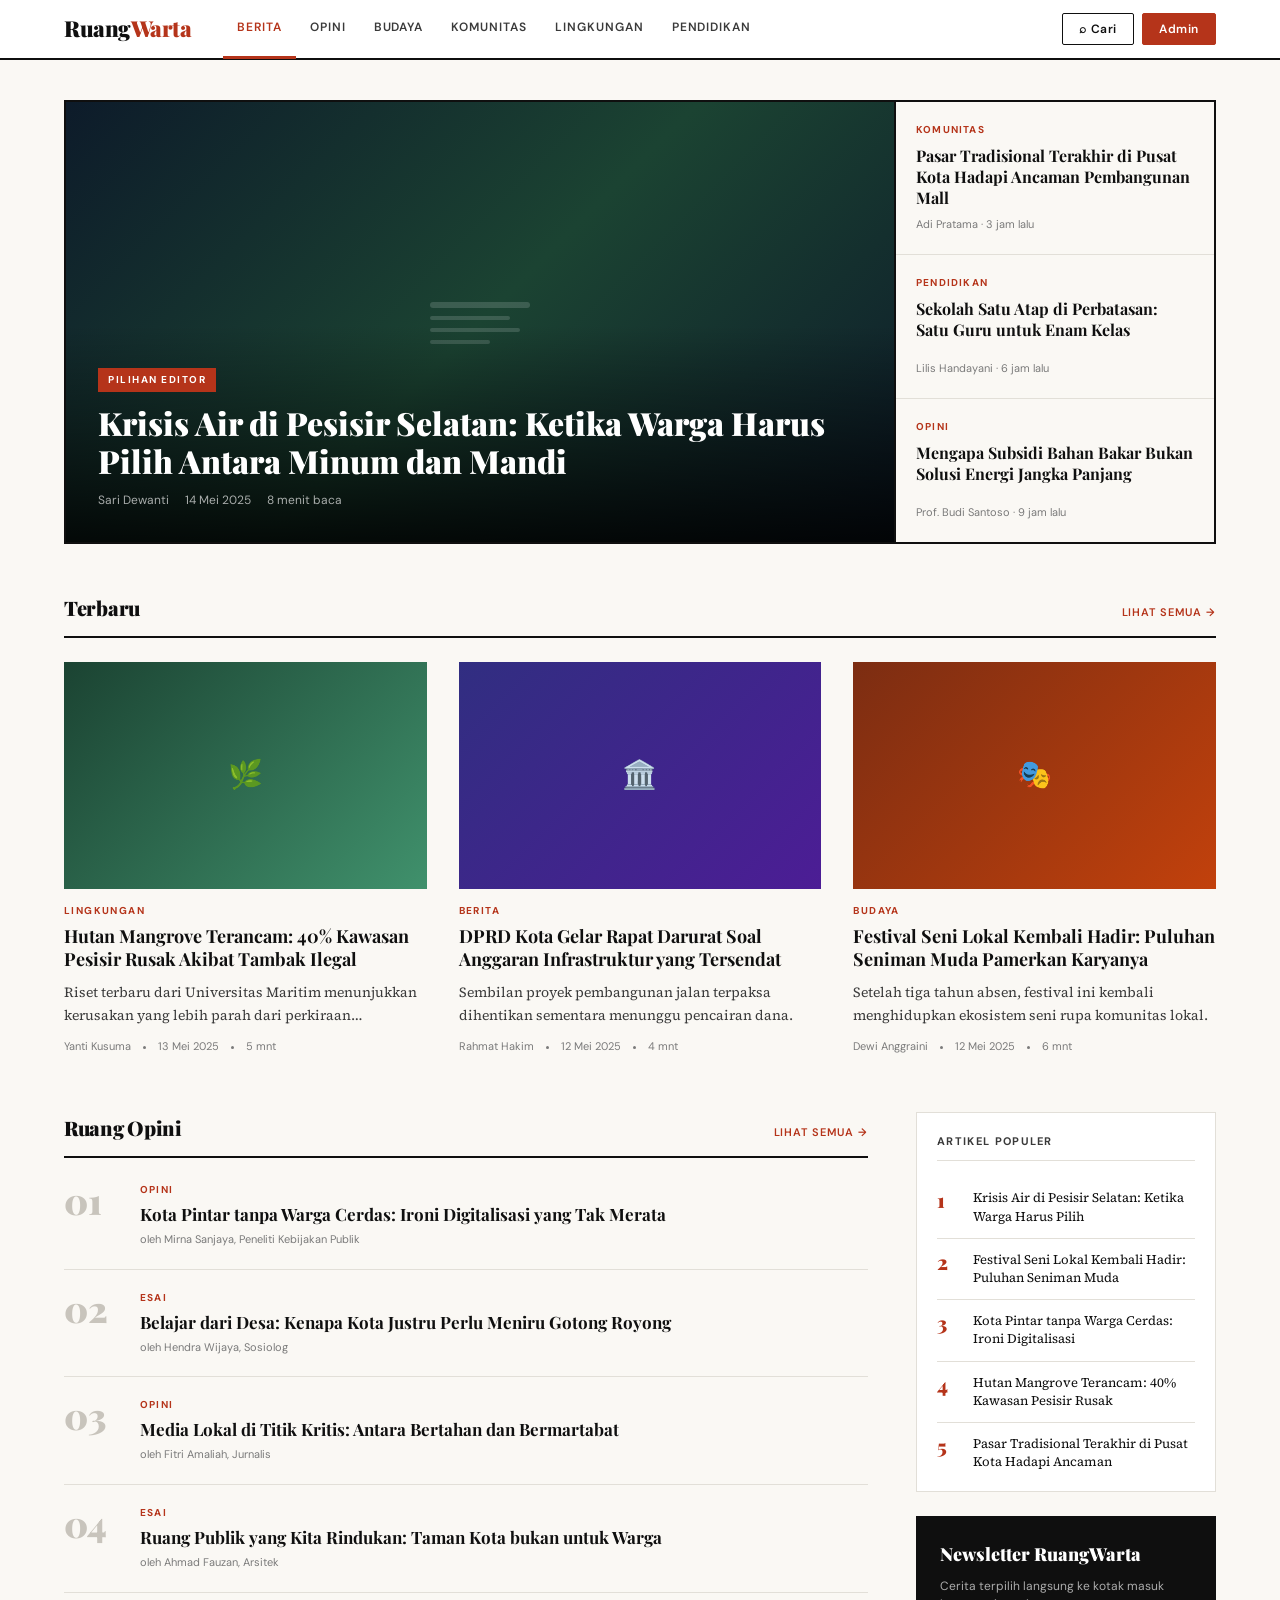
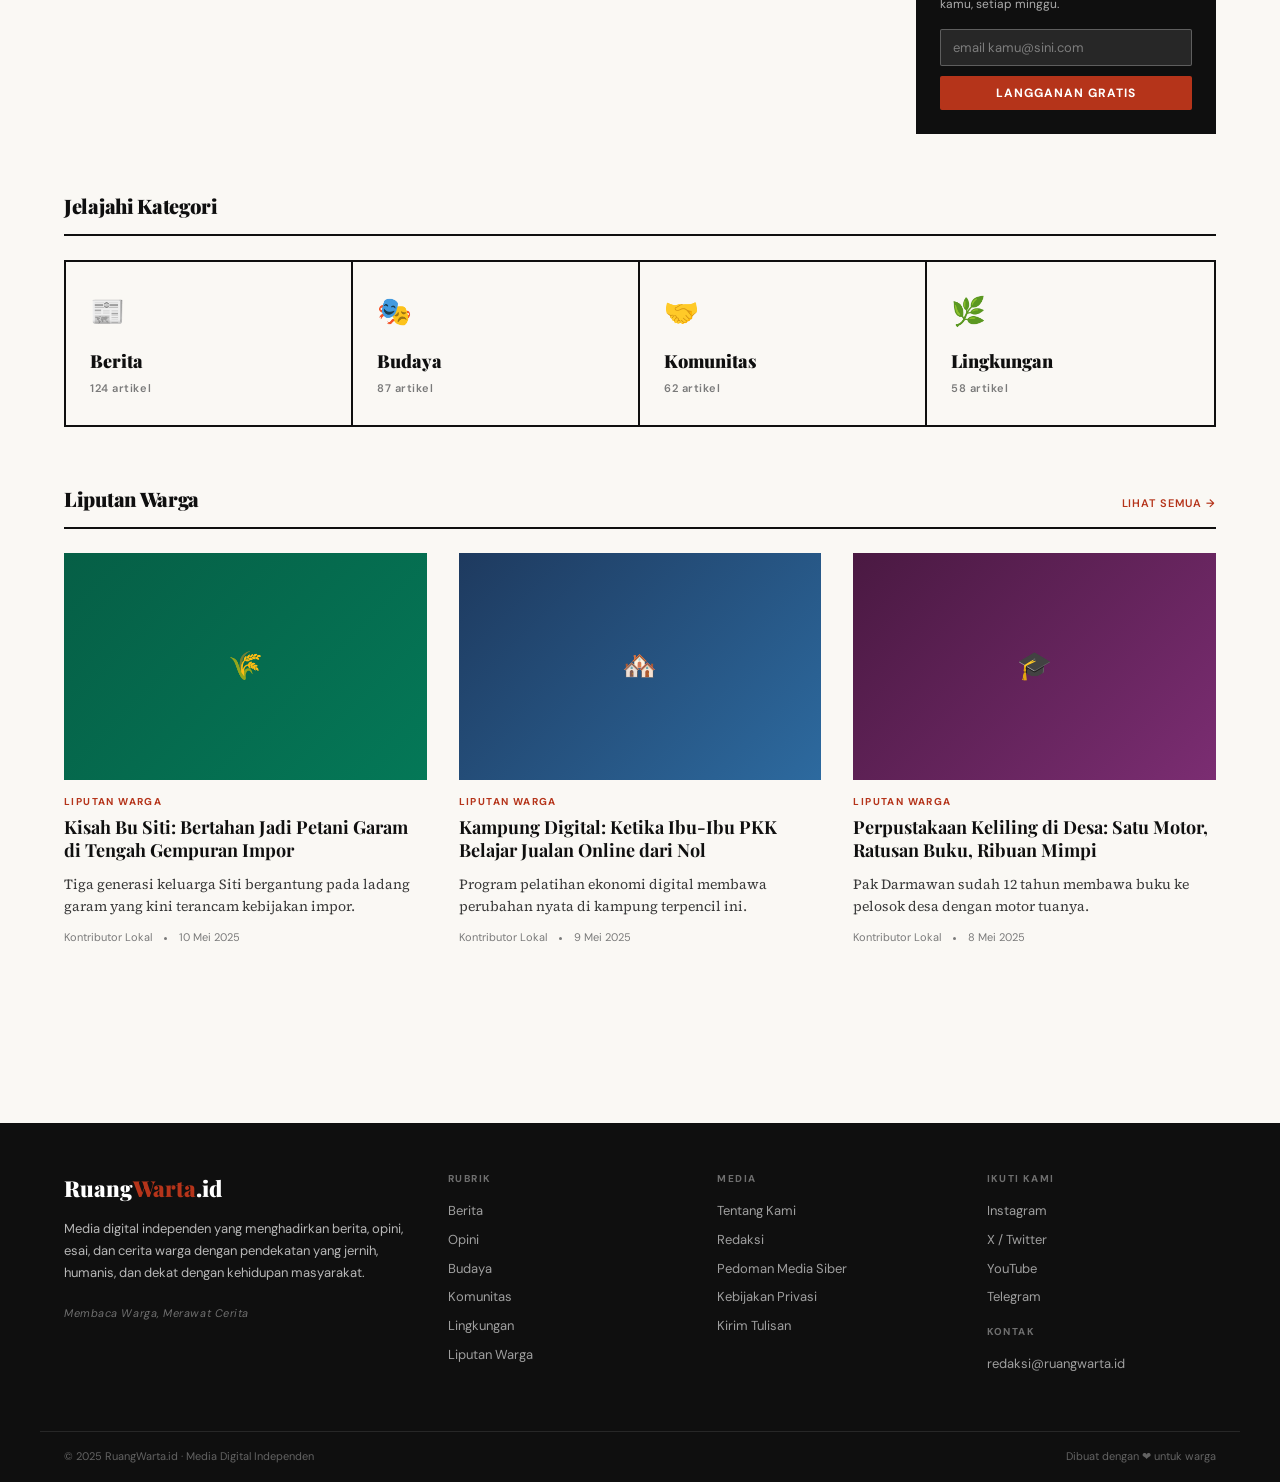
<file: ruangwarta_portal_berita.html>
<!DOCTYPE html>
<html lang="id">
<head>
<meta charset="UTF-8">
<meta name="viewport" content="width=device-width, initial-scale=1.0">
<link rel="preconnect" href="https://fonts.googleapis.com">
<link href="https://fonts.googleapis.com/css2?family=Playfair+Display:ital,wght@0,700;0,900;1,700&family=Source+Serif+4:ital,opsz,wght@0,8..60,400;0,8..60,600;1,8..60,400&family=DM+Sans:wght@300;400;500;600&display=swap" rel="stylesheet">
<style>
*{margin:0;padding:0;box-sizing:border-box}
:root{
  --ink:#0f0f0f;--ink2:#3a3a3a;--ink3:#7a7a7a;
  --cream:#faf8f4;--white:#ffffff;
  --brick:#b5341a;--brick-light:#f5ece9;
  --border:#e2dfd8;--border-dark:#c8c4bc;
  --sans:'DM Sans',sans-serif;
  --serif:'Source Serif 4',Georgia,serif;
  --display:'Playfair Display',Georgia,serif;
  --nav-h:60px;
}
body{font-family:var(--sans);background:var(--cream);color:var(--ink);font-size:16px;line-height:1.6}
a{color:inherit;text-decoration:none}
button{cursor:pointer;font-family:var(--sans)}

/* NAV */
.nav{position:sticky;top:0;z-index:100;background:var(--white);border-bottom:2px solid var(--ink);height:var(--nav-h)}
.nav-inner{max-width:1200px;margin:0 auto;padding:0 24px;height:100%;display:flex;align-items:center;gap:0}
.nav-logo{font-family:var(--display);font-size:22px;font-weight:900;letter-spacing:-0.5px;color:var(--ink);flex-shrink:0}
.nav-logo span{color:var(--brick)}
.nav-cats{display:flex;align-items:center;gap:0;flex:1;padding-left:32px;overflow:hidden}
.nav-cat{font-size:12px;font-weight:600;letter-spacing:0.08em;text-transform:uppercase;color:var(--ink2);padding:0 14px;height:var(--nav-h);display:flex;align-items:center;border-bottom:3px solid transparent;transition:color .15s,border-color .15s;white-space:nowrap;cursor:pointer}
.nav-cat:hover,.nav-cat.active{color:var(--brick);border-bottom-color:var(--brick)}
.nav-right{display:flex;align-items:center;gap:8px;margin-left:auto;flex-shrink:0}
.nav-btn{font-size:12px;font-weight:600;letter-spacing:0.05em;padding:7px 16px;border-radius:2px;border:1.5px solid var(--ink);background:transparent;color:var(--ink);transition:all .15s}
.nav-btn:hover{background:var(--ink);color:var(--white)}
.nav-btn.admin{background:var(--brick);border-color:var(--brick);color:var(--white)}
.nav-btn.admin:hover{opacity:0.85}

/* PAGE SYSTEM */
.page{display:none;min-height:calc(100vh - var(--nav-h));animation:fadeIn .25s ease}
.page.active{display:block}
@keyframes fadeIn{from{opacity:0;transform:translateY(6px)}to{opacity:1;transform:translateY(0)}}

/* HOMEPAGE */
.home-wrap{max-width:1200px;margin:0 auto;padding:40px 24px}

/* HERO */
.hero{display:grid;grid-template-columns:1fr 320px;gap:0;border:2px solid var(--ink);margin-bottom:48px}
.hero-main{position:relative;overflow:hidden;cursor:pointer}
.hero-img{width:100%;height:440px;object-fit:cover;display:block;background:linear-gradient(135deg,#2d2d2d 0%,#4a3728 50%,#2d4a3a 100%)}
.hero-img-placeholder{width:100%;height:440px;background:linear-gradient(135deg,#1a1a2e 0%,#16213e 40%,#0f3460 100%);position:relative;display:flex;align-items:flex-end}
.hero-img-text{position:absolute;bottom:0;left:0;right:0;background:linear-gradient(transparent,rgba(0,0,0,0.85));padding:40px 32px 32px}
.hero-cat-badge{display:inline-block;font-size:10px;font-weight:700;letter-spacing:0.15em;text-transform:uppercase;background:var(--brick);color:var(--white);padding:4px 10px;margin-bottom:12px}
.hero-title{font-family:var(--display);font-size:32px;font-weight:900;color:var(--white);line-height:1.2;margin-bottom:10px}
.hero-meta{font-size:12px;color:rgba(255,255,255,0.65);display:flex;gap:16px}
.hero-sidebar{border-left:2px solid var(--ink);display:flex;flex-direction:column}
.hero-side-item{padding:20px;border-bottom:1.5px solid var(--border);cursor:pointer;transition:background .12s;flex:1;display:flex;flex-direction:column;justify-content:space-between}
.hero-side-item:last-child{border-bottom:none}
.hero-side-item:hover{background:#f5f5f3}
.side-cat{font-size:10px;font-weight:700;letter-spacing:0.12em;text-transform:uppercase;color:var(--brick);margin-bottom:8px}
.side-title{font-family:var(--display);font-size:16px;font-weight:700;line-height:1.3;color:var(--ink);margin-bottom:8px}
.side-meta{font-size:11px;color:var(--ink3)}

/* SECTION HEADERS */
.sec-header{display:flex;align-items:baseline;gap:16px;margin-bottom:24px;padding-bottom:12px;border-bottom:2px solid var(--ink)}
.sec-title{font-family:var(--display);font-size:20px;font-weight:900;letter-spacing:-0.3px}
.sec-link{font-size:11px;font-weight:600;letter-spacing:0.08em;text-transform:uppercase;color:var(--brick);margin-left:auto;cursor:pointer}
.sec-link:hover{text-decoration:underline}

/* ARTICLE GRID */
.article-grid{display:grid;grid-template-columns:repeat(3,1fr);gap:32px;margin-bottom:56px}
.article-card{cursor:pointer;transition:opacity .15s}
.article-card:hover{opacity:.82}
.card-img{width:100%;aspect-ratio:16/10;background:linear-gradient(135deg,#2a2a3a,#3a2a2a);margin-bottom:14px;overflow:hidden;position:relative}
.card-img-ph{width:100%;height:100%;display:flex;align-items:center;justify-content:center;font-size:28px}
.card-cat{font-size:10px;font-weight:700;letter-spacing:0.14em;text-transform:uppercase;color:var(--brick);margin-bottom:6px}
.card-title{font-family:var(--display);font-size:18px;font-weight:700;line-height:1.3;color:var(--ink);margin-bottom:10px}
.card-excerpt{font-family:var(--serif);font-size:14px;color:var(--ink2);line-height:1.6;margin-bottom:12px;display:-webkit-box;-webkit-line-clamp:2;-webkit-box-orient:vertical;overflow:hidden}
.card-meta{font-size:11px;color:var(--ink3);display:flex;gap:12px;align-items:center}
.card-dot{width:3px;height:3px;border-radius:50%;background:var(--ink3)}

/* TWO COLUMN LAYOUT */
.two-col{display:grid;grid-template-columns:1fr 300px;gap:48px;margin-bottom:56px}
.opinion-list{display:flex;flex-direction:column;gap:0}
.opinion-item{display:grid;grid-template-columns:60px 1fr;gap:16px;padding:20px 0;border-bottom:1px solid var(--border);cursor:pointer;transition:background .12s;align-items:start}
.opinion-item:first-child{padding-top:0}
.opinion-item:hover .opinion-title{color:var(--brick)}
.opinion-num{font-family:var(--display);font-size:36px;font-weight:900;color:var(--border-dark);line-height:1}
.opinion-cat{font-size:10px;font-weight:700;letter-spacing:.12em;text-transform:uppercase;color:var(--brick);margin-bottom:5px}
.opinion-title{font-family:var(--display);font-size:17px;font-weight:700;line-height:1.3;margin-bottom:6px;transition:color .12s}
.opinion-author{font-size:11px;color:var(--ink3)}

/* SIDEBAR */
.sidebar-box{background:var(--white);border:1.5px solid var(--border);padding:20px;margin-bottom:24px}
.sidebar-box-title{font-size:11px;font-weight:700;letter-spacing:.12em;text-transform:uppercase;color:var(--ink2);margin-bottom:16px;padding-bottom:10px;border-bottom:1.5px solid var(--border)}
.pop-item{display:flex;gap:12px;padding:12px 0;border-bottom:1px solid var(--border);cursor:pointer;align-items:start}
.pop-item:last-child{border-bottom:none;padding-bottom:0}
.pop-num{font-family:var(--display);font-size:20px;font-weight:900;color:var(--brick);min-width:24px;line-height:1.1}
.pop-title{font-family:var(--serif);font-size:13px;line-height:1.4;color:var(--ink)}
.pop-item:hover .pop-title{color:var(--brick)}
.nl-box{background:var(--ink);color:var(--white);padding:24px}
.nl-title{font-family:var(--display);font-size:18px;font-weight:900;margin-bottom:8px}
.nl-desc{font-size:12px;color:rgba(255,255,255,.65);margin-bottom:16px;line-height:1.5}
.nl-input{width:100%;padding:9px 12px;border:1.5px solid rgba(255,255,255,.25);background:rgba(255,255,255,.1);color:var(--white);font-family:var(--sans);font-size:13px;margin-bottom:10px;outline:none;border-radius:2px}
.nl-input::placeholder{color:rgba(255,255,255,.4)}
.nl-btn{width:100%;padding:9px;background:var(--brick);color:var(--white);border:none;font-weight:700;font-size:12px;letter-spacing:.08em;text-transform:uppercase;border-radius:2px}
.nl-btn:hover{opacity:.85}

/* CAT STRIP */
.cat-strip{display:grid;grid-template-columns:repeat(4,1fr);gap:0;border:2px solid var(--ink);margin-bottom:56px;overflow:hidden}
.cat-box{padding:28px 24px;border-right:2px solid var(--ink);cursor:pointer;transition:background .15s;position:relative}
.cat-box:last-child{border-right:none}
.cat-box:hover{background:var(--brick);color:var(--white)}
.cat-box:hover .cat-box-name,.cat-box:hover .cat-box-count{color:var(--white)}
.cat-box-name{font-family:var(--display);font-size:18px;font-weight:900;margin-bottom:4px;transition:color .15s}
.cat-box-count{font-size:11px;font-weight:600;letter-spacing:.05em;color:var(--ink3);transition:color .15s}
.cat-box-icon{font-size:28px;margin-bottom:12px}

/* ARTICLE DETAIL */
.article-detail{max-width:760px;margin:0 auto;padding:48px 24px}
.article-detail-wide{max-width:1200px;margin:0 auto;padding:48px 24px;display:grid;grid-template-columns:1fr 280px;gap:56px}
.article-breadcrumb{font-size:12px;color:var(--ink3);margin-bottom:24px;display:flex;gap:8px;align-items:center}
.article-breadcrumb span{color:var(--brick)}
.article-cat{font-size:10px;font-weight:700;letter-spacing:.14em;text-transform:uppercase;color:var(--brick);margin-bottom:14px}
.article-headline{font-family:var(--display);font-size:42px;font-weight:900;line-height:1.15;letter-spacing:-0.5px;margin-bottom:20px}
.article-lede{font-family:var(--serif);font-size:19px;color:var(--ink2);line-height:1.7;margin-bottom:28px;font-style:italic}
.article-byline{display:flex;align-items:center;gap:16px;padding:16px 0;border-top:1px solid var(--border);border-bottom:1px solid var(--border);margin-bottom:32px}
.byline-avatar{width:40px;height:40px;border-radius:50%;background:var(--brick);display:flex;align-items:center;justify-content:center;color:var(--white);font-weight:700;font-size:14px}
.byline-name{font-size:14px;font-weight:600}
.byline-date{font-size:12px;color:var(--ink3)}
.byline-read{font-size:12px;color:var(--ink3);margin-left:auto}
.article-hero-img{width:100%;height:400px;background:linear-gradient(135deg,#1a1a2e,#16213e);margin-bottom:12px}
.article-img-caption{font-size:12px;color:var(--ink3);margin-bottom:36px;font-style:italic}
.article-body{font-family:var(--serif);font-size:18px;line-height:1.8;color:var(--ink2)}
.article-body p{margin-bottom:24px}
.article-body h2{font-family:var(--display);font-size:24px;font-weight:900;color:var(--ink);margin:36px 0 16px;line-height:1.2}
.article-body blockquote{border-left:4px solid var(--brick);padding:16px 20px;margin:32px 0;background:var(--brick-light);font-style:italic;font-size:19px;color:var(--ink)}
.article-tags{display:flex;flex-wrap:wrap;gap:8px;margin:32px 0;padding:24px 0;border-top:1.5px solid var(--border)}
.tag{font-size:11px;font-weight:600;letter-spacing:.06em;padding:5px 12px;border:1.5px solid var(--border-dark);color:var(--ink2);border-radius:2px;cursor:pointer}
.tag:hover{border-color:var(--brick);color:var(--brick)}
.share-row{display:flex;gap:10px;margin-bottom:32px;align-items:center}
.share-label{font-size:12px;font-weight:600;letter-spacing:.08em;text-transform:uppercase;color:var(--ink3)}
.share-btn{font-size:12px;font-weight:600;padding:7px 14px;border:1.5px solid var(--border-dark);background:transparent;color:var(--ink2);border-radius:2px;transition:all .15s}
.share-btn:hover{border-color:var(--ink);color:var(--ink)}
.share-btn.wa:hover{border-color:#25d366;color:#25d366}
.share-btn.fb:hover{border-color:#1877f2;color:#1877f2}

/* ADMIN */
.admin-wrap{display:grid;grid-template-columns:240px 1fr;min-height:calc(100vh - var(--nav-h));background:#f5f5f3}
.admin-sidebar{background:var(--ink);color:var(--white);padding:0;position:sticky;top:var(--nav-h);height:calc(100vh - var(--nav-h));overflow-y:auto}
.admin-logo{padding:24px 20px;border-bottom:1px solid rgba(255,255,255,.12);font-family:var(--display);font-size:16px;font-weight:900}
.admin-logo span{color:var(--brick)}
.admin-nav-section{padding:16px 0 8px;font-size:10px;font-weight:700;letter-spacing:.14em;text-transform:uppercase;color:rgba(255,255,255,.35);padding-left:20px}
.admin-nav-item{display:flex;align-items:center;gap:10px;padding:10px 20px;font-size:13px;color:rgba(255,255,255,.7);cursor:pointer;transition:all .12s;border-left:3px solid transparent}
.admin-nav-item:hover{background:rgba(255,255,255,.07);color:var(--white);border-left-color:rgba(255,255,255,.3)}
.admin-nav-item.active{background:rgba(181,52,26,.15);color:var(--white);border-left-color:var(--brick)}
.admin-nav-item svg{width:16px;height:16px;opacity:.7;flex-shrink:0}
.admin-nav-item.active svg{opacity:1}
.admin-main{padding:32px;overflow-y:auto}
.admin-page{display:none}
.admin-page.active{display:block}

/* DASHBOARD STATS */
.stat-grid{display:grid;grid-template-columns:repeat(4,1fr);gap:16px;margin-bottom:32px}
.stat-card{background:var(--white);border:1.5px solid var(--border);padding:20px 24px;border-radius:2px}
.stat-num{font-family:var(--display);font-size:36px;font-weight:900;line-height:1;margin-bottom:4px}
.stat-num.brick{color:var(--brick)}
.stat-label{font-size:12px;color:var(--ink3);font-weight:500;letter-spacing:.03em}
.stat-change{font-size:11px;color:#1a7a3f;font-weight:600;margin-top:8px}

.admin-section-title{font-family:var(--display);font-size:22px;font-weight:900;margin-bottom:24px;color:var(--ink)}
.admin-card{background:var(--white);border:1.5px solid var(--border);border-radius:2px;overflow:hidden;margin-bottom:24px}
.admin-table{width:100%;border-collapse:collapse;font-size:13px}
.admin-table th{text-align:left;padding:12px 16px;font-size:10px;font-weight:700;letter-spacing:.1em;text-transform:uppercase;color:var(--ink3);border-bottom:1.5px solid var(--border);background:#f9f9f8}
.admin-table td{padding:14px 16px;border-bottom:1px solid var(--border);color:var(--ink2);vertical-align:middle}
.admin-table tr:last-child td{border-bottom:none}
.admin-table tr:hover td{background:#faf8f4}
.status-pill{display:inline-block;font-size:10px;font-weight:700;letter-spacing:.06em;text-transform:uppercase;padding:3px 8px;border-radius:2px}
.status-pill.published{background:#e2f4ea;color:#1a7a3f}
.status-pill.draft{background:#f0f0ee;color:#5a5a5a}
.status-pill.review{background:#fff3e0;color:#b45309}
.admin-action-btn{font-size:11px;font-weight:600;padding:5px 10px;border:1.5px solid var(--border-dark);background:transparent;color:var(--ink2);border-radius:2px;cursor:pointer;transition:all .12s;margin-right:4px}
.admin-action-btn:hover{border-color:var(--brick);color:var(--brick)}
.admin-top-bar{display:flex;align-items:center;justify-content:space-between;margin-bottom:24px}
.admin-primary-btn{padding:9px 20px;background:var(--brick);color:var(--white);border:none;font-weight:700;font-size:13px;border-radius:2px;cursor:pointer;transition:opacity .12s;letter-spacing:.02em}
.admin-primary-btn:hover{opacity:.85}

/* ARTICLE EDITOR */
.editor-wrap{background:var(--white);border:1.5px solid var(--border);border-radius:2px;overflow:hidden}
.editor-toolbar{padding:12px 16px;border-bottom:1.5px solid var(--border);display:flex;gap:6px;align-items:center;flex-wrap:wrap;background:#f9f9f8}
.editor-tool{padding:5px 10px;border:1.5px solid var(--border-dark);background:transparent;border-radius:2px;font-size:12px;font-weight:600;cursor:pointer;color:var(--ink2)}
.editor-tool:hover{background:var(--ink);color:var(--white);border-color:var(--ink)}
.editor-body{min-height:320px;padding:24px;font-family:var(--serif);font-size:17px;line-height:1.8;color:var(--ink2);outline:none;border:none;width:100%;resize:none}
.form-row{display:grid;grid-template-columns:1fr 1fr;gap:16px;margin-bottom:16px}
.form-group{margin-bottom:16px}
.form-label{display:block;font-size:11px;font-weight:700;letter-spacing:.08em;text-transform:uppercase;color:var(--ink3);margin-bottom:6px}
.form-input{width:100%;padding:9px 12px;border:1.5px solid var(--border);background:var(--white);font-family:var(--sans);font-size:14px;color:var(--ink);outline:none;border-radius:2px;transition:border-color .12s}
.form-input:focus{border-color:var(--ink)}
.form-select{width:100%;padding:9px 12px;border:1.5px solid var(--border);background:var(--white);font-family:var(--sans);font-size:14px;color:var(--ink);outline:none;border-radius:2px;appearance:none}
.ai-assist-bar{background:linear-gradient(135deg,#1a1a2e,#0f3460);color:var(--white);padding:16px 20px;margin:0 0 20px;border-radius:2px;display:flex;align-items:center;flex-wrap:wrap;gap:8px}
.ai-label{font-size:11px;font-weight:700;letter-spacing:.1em;text-transform:uppercase;color:rgba(255,255,255,.6);margin-right:4px}
.ai-btn{font-size:11px;font-weight:600;padding:6px 12px;border:1.5px solid rgba(255,255,255,.25);background:rgba(255,255,255,.1);color:var(--white);border-radius:2px;cursor:pointer;transition:all .15s}
.ai-btn:hover{background:rgba(255,255,255,.2);border-color:rgba(255,255,255,.5)}
.ai-result{background:rgba(255,255,255,.08);border:1px solid rgba(255,255,255,.15);border-radius:2px;padding:12px;margin-top:10px;font-size:13px;line-height:1.6;font-style:italic;display:none;width:100%}

/* LOGIN */
.login-wrap{max-width:420px;margin:80px auto;padding:0 24px}
.login-box{background:var(--white);border:2px solid var(--ink);padding:40px}
.login-header{margin-bottom:32px}
.login-logo{font-family:var(--display);font-size:24px;font-weight:900;margin-bottom:8px}
.login-logo span{color:var(--brick)}
.login-desc{font-size:13px;color:var(--ink3)}

/* FOOTER */
.footer{background:var(--ink);color:rgba(255,255,255,.7);margin-top:80px}
.footer-top{max-width:1200px;margin:0 auto;padding:48px 24px;display:grid;grid-template-columns:1.5fr 1fr 1fr 1fr;gap:40px}
.footer-brand{font-family:var(--display);font-size:22px;font-weight:900;color:var(--white);margin-bottom:12px}
.footer-brand span{color:var(--brick)}
.footer-desc{font-size:13px;line-height:1.7;margin-bottom:20px}
.footer-tagline{font-size:11px;font-style:italic;color:rgba(255,255,255,.4);letter-spacing:.05em}
.footer-col-title{font-size:10px;font-weight:700;letter-spacing:.14em;text-transform:uppercase;color:rgba(255,255,255,.4);margin-bottom:14px}
.footer-link{display:block;font-size:13px;color:rgba(255,255,255,.6);margin-bottom:8px;cursor:pointer;transition:color .12s}
.footer-link:hover{color:var(--white)}
.footer-bottom{border-top:1px solid rgba(255,255,255,.1);max-width:1200px;margin:0 auto;padding:16px 24px;display:flex;justify-content:space-between;align-items:center;font-size:11px;color:rgba(255,255,255,.35)}

/* SEARCH */
.search-overlay{position:fixed;inset:0;background:rgba(0,0,0,.7);z-index:200;display:flex;align-items:flex-start;justify-content:center;padding-top:80px;display:none}
.search-overlay.open{display:flex}
.search-box{background:var(--white);width:100%;max-width:680px;border:2px solid var(--ink);padding:24px}
.search-input{width:100%;font-family:var(--display);font-size:28px;font-weight:900;border:none;outline:none;color:var(--ink);padding:0;margin-bottom:16px}
.search-results{display:flex;flex-direction:column;gap:0}
.search-result-item{padding:12px 0;border-bottom:1px solid var(--border);cursor:pointer}
.search-result-item:hover .sr-title{color:var(--brick)}
.sr-cat{font-size:10px;font-weight:700;letter-spacing:.12em;text-transform:uppercase;color:var(--brick);margin-bottom:4px}
.sr-title{font-family:var(--display);font-size:16px;font-weight:700;transition:color .12s}

/* READING MODE */
.read-mode-btn{display:flex;align-items:center;gap:6px;font-size:12px;font-weight:600;padding:6px 12px;border:1.5px solid var(--border-dark);background:var(--white);border-radius:2px;cursor:pointer}
.read-mode-btn:hover{background:var(--ink);color:var(--white);border-color:var(--ink)}
body.reading-mode .article-detail-wide{max-width:760px;grid-template-columns:1fr}
body.reading-mode .article-aside{display:none}
body.reading-mode .article-body{font-size:20px;line-height:1.9}

/* CATEGORY PAGE */
.cat-page{max-width:1200px;margin:0 auto;padding:48px 24px}
.cat-page-header{margin-bottom:40px;padding-bottom:24px;border-bottom:2px solid var(--ink)}
.cat-page-name{font-family:var(--display);font-size:48px;font-weight:900;letter-spacing:-1px;line-height:1}
.cat-page-desc{font-size:15px;color:var(--ink2);margin-top:12px;font-family:var(--serif)}

/* RESPONSIVE */
@media(max-width:900px){
  .hero{grid-template-columns:1fr}.hero-sidebar{border-left:none;border-top:2px solid var(--ink)}
  .article-grid{grid-template-columns:repeat(2,1fr)}
  .two-col,.article-detail-wide{grid-template-columns:1fr}
  .article-aside{display:none}
  .cat-strip{grid-template-columns:repeat(2,1fr)}
  .admin-wrap{grid-template-columns:1fr}
  .admin-sidebar{position:static;height:auto}
  .stat-grid{grid-template-columns:repeat(2,1fr)}
  .footer-top{grid-template-columns:1fr 1fr}
}
@media(max-width:600px){
  .article-grid{grid-template-columns:1fr}
  .hero-title{font-size:24px}
  .article-headline{font-size:28px}
  .form-row{grid-template-columns:1fr}
  .nav-cats{display:none}
  .stat-grid{grid-template-columns:1fr 1fr}
  .footer-top{grid-template-columns:1fr}
}
</style>
</head>
<body>

<!-- SEARCH OVERLAY -->
<div class="search-overlay" id="searchOverlay" onclick="if(event.target===this)closeSearch()">
  <div class="search-box">
    <input class="search-input" id="searchInput" placeholder="Cari artikel..." oninput="doSearch(this.value)">
    <div class="search-results" id="searchResults"></div>
  </div>
</div>

<!-- NAVBAR -->
<nav class="nav">
  <div class="nav-inner">
    <div class="nav-logo" style="cursor:pointer" onclick="showPage('home')">Ruang<span>Warta</span></div>
    <div class="nav-cats">
      <div class="nav-cat active" onclick="showCat('Berita')">Berita</div>
      <div class="nav-cat" onclick="showCat('Opini')">Opini</div>
      <div class="nav-cat" onclick="showCat('Budaya')">Budaya</div>
      <div class="nav-cat" onclick="showCat('Komunitas')">Komunitas</div>
      <div class="nav-cat" onclick="showCat('Lingkungan')">Lingkungan</div>
      <div class="nav-cat" onclick="showCat('Pendidikan')">Pendidikan</div>
    </div>
    <div class="nav-right">
      <button class="nav-btn" onclick="openSearch()">⌕ Cari</button>
      <button class="nav-btn admin" onclick="showPage('admin')">Admin</button>
    </div>
  </div>
</nav>

<!-- ========== HOME PAGE ========== -->
<div class="page active" id="page-home">
  <div class="home-wrap">
    <!-- HERO -->
    <div class="hero">
      <div class="hero-main" onclick="showArticle('featured')">
        <div class="hero-img-placeholder">
          <div style="position:absolute;inset:0;background:linear-gradient(135deg,#0d1b2a 0%,#1b4332 50%,#0d1b2a 100%);display:flex;align-items:center;justify-content:center">
            <svg width="120" height="80" viewBox="0 0 120 80" fill="none" opacity="0.15">
              <rect x="10" y="20" width="100" height="6" rx="3" fill="white"/>
              <rect x="10" y="34" width="80" height="4" rx="2" fill="white"/>
              <rect x="10" y="46" width="90" height="4" rx="2" fill="white"/>
              <rect x="10" y="58" width="60" height="4" rx="2" fill="white"/>
            </svg>
          </div>
        </div>
        <div class="hero-img-text">
          <div class="hero-cat-badge">Pilihan Editor</div>
          <div class="hero-title">Krisis Air di Pesisir Selatan: Ketika Warga Harus Pilih Antara Minum dan Mandi</div>
          <div class="hero-meta">
            <span>Sari Dewanti</span>
            <span>14 Mei 2025</span>
            <span>8 menit baca</span>
          </div>
        </div>
      </div>
      <div class="hero-sidebar">
        <div class="hero-side-item" onclick="showArticle('a2')">
          <div>
            <div class="side-cat">Komunitas</div>
            <div class="side-title">Pasar Tradisional Terakhir di Pusat Kota Hadapi Ancaman Pembangunan Mall</div>
          </div>
          <div class="side-meta">Adi Pratama · 3 jam lalu</div>
        </div>
        <div class="hero-side-item" onclick="showArticle('a3')">
          <div>
            <div class="side-cat">Pendidikan</div>
            <div class="side-title">Sekolah Satu Atap di Perbatasan: Satu Guru untuk Enam Kelas</div>
          </div>
          <div class="side-meta">Lilis Handayani · 6 jam lalu</div>
        </div>
        <div class="hero-side-item" onclick="showArticle('a4')">
          <div>
            <div class="side-cat">Opini</div>
            <div class="side-title">Mengapa Subsidi Bahan Bakar Bukan Solusi Energi Jangka Panjang</div>
          </div>
          <div class="side-meta">Prof. Budi Santoso · 9 jam lalu</div>
        </div>
      </div>
    </div>

    <!-- TERBARU -->
    <div class="sec-header">
      <div class="sec-title">Terbaru</div>
      <div class="sec-link" onclick="showCat('Berita')">Lihat Semua →</div>
    </div>
    <div class="article-grid">
      <div class="article-card" onclick="showArticle('a5')">
        <div class="card-img"><div class="card-img-ph" style="background:linear-gradient(135deg,#1b4332,#40916c)">🌿</div></div>
        <div class="card-cat">Lingkungan</div>
        <div class="card-title">Hutan Mangrove Terancam: 40% Kawasan Pesisir Rusak Akibat Tambak Ilegal</div>
        <div class="card-excerpt">Riset terbaru dari Universitas Maritim menunjukkan kerusakan yang lebih parah dari perkiraan sebelumnya.</div>
        <div class="card-meta"><span>Yanti Kusuma</span><div class="card-dot"></div><span>13 Mei 2025</span><div class="card-dot"></div><span>5 mnt</span></div>
      </div>
      <div class="article-card" onclick="showArticle('a6')">
        <div class="card-img"><div class="card-img-ph" style="background:linear-gradient(135deg,#312e81,#4c1d95)">🏛️</div></div>
        <div class="card-cat">Berita</div>
        <div class="card-title">DPRD Kota Gelar Rapat Darurat Soal Anggaran Infrastruktur yang Tersendat</div>
        <div class="card-excerpt">Sembilan proyek pembangunan jalan terpaksa dihentikan sementara menunggu pencairan dana.</div>
        <div class="card-meta"><span>Rahmat Hakim</span><div class="card-dot"></div><span>12 Mei 2025</span><div class="card-dot"></div><span>4 mnt</span></div>
      </div>
      <div class="article-card" onclick="showArticle('a7')">
        <div class="card-img"><div class="card-img-ph" style="background:linear-gradient(135deg,#7c2d12,#c2410c)">🎭</div></div>
        <div class="card-cat">Budaya</div>
        <div class="card-title">Festival Seni Lokal Kembali Hadir: Puluhan Seniman Muda Pamerkan Karyanya</div>
        <div class="card-excerpt">Setelah tiga tahun absen, festival ini kembali menghidupkan ekosistem seni rupa komunitas lokal.</div>
        <div class="card-meta"><span>Dewi Anggraini</span><div class="card-dot"></div><span>12 Mei 2025</span><div class="card-dot"></div><span>6 mnt</span></div>
      </div>
    </div>

    <!-- OPINI + SIDEBAR -->
    <div class="two-col">
      <div>
        <div class="sec-header">
          <div class="sec-title">Ruang Opini</div>
          <div class="sec-link">Lihat Semua →</div>
        </div>
        <div class="opinion-list">
          <div class="opinion-item" onclick="showArticle('op1')">
            <div class="opinion-num">01</div>
            <div>
              <div class="opinion-cat">Opini</div>
              <div class="opinion-title">Kota Pintar tanpa Warga Cerdas: Ironi Digitalisasi yang Tak Merata</div>
              <div class="opinion-author">oleh Mirna Sanjaya, Peneliti Kebijakan Publik</div>
            </div>
          </div>
          <div class="opinion-item" onclick="showArticle('op2')">
            <div class="opinion-num">02</div>
            <div>
              <div class="opinion-cat">Esai</div>
              <div class="opinion-title">Belajar dari Desa: Kenapa Kota Justru Perlu Meniru Gotong Royong</div>
              <div class="opinion-author">oleh Hendra Wijaya, Sosiolog</div>
            </div>
          </div>
          <div class="opinion-item" onclick="showArticle('op3')">
            <div class="opinion-num">03</div>
            <div>
              <div class="opinion-cat">Opini</div>
              <div class="opinion-title">Media Lokal di Titik Kritis: Antara Bertahan dan Bermartabat</div>
              <div class="opinion-author">oleh Fitri Amaliah, Jurnalis</div>
            </div>
          </div>
          <div class="opinion-item" onclick="showArticle('op4')">
            <div class="opinion-num">04</div>
            <div>
              <div class="opinion-cat">Esai</div>
              <div class="opinion-title">Ruang Publik yang Kita Rindukan: Taman Kota bukan untuk Warga</div>
              <div class="opinion-author">oleh Ahmad Fauzan, Arsitek</div>
            </div>
          </div>
        </div>
      </div>
      <div>
        <div class="sidebar-box">
          <div class="sidebar-box-title">Artikel Populer</div>
          <div class="pop-item" onclick="showArticle('featured')">
            <div class="pop-num">1</div>
            <div class="pop-title">Krisis Air di Pesisir Selatan: Ketika Warga Harus Pilih</div>
          </div>
          <div class="pop-item" onclick="showArticle('a7')">
            <div class="pop-num">2</div>
            <div class="pop-title">Festival Seni Lokal Kembali Hadir: Puluhan Seniman Muda</div>
          </div>
          <div class="pop-item" onclick="showArticle('op1')">
            <div class="pop-num">3</div>
            <div class="pop-title">Kota Pintar tanpa Warga Cerdas: Ironi Digitalisasi</div>
          </div>
          <div class="pop-item" onclick="showArticle('a5')">
            <div class="pop-num">4</div>
            <div class="pop-title">Hutan Mangrove Terancam: 40% Kawasan Pesisir Rusak</div>
          </div>
          <div class="pop-item" onclick="showArticle('a2')">
            <div class="pop-num">5</div>
            <div class="pop-title">Pasar Tradisional Terakhir di Pusat Kota Hadapi Ancaman</div>
          </div>
        </div>
        <div class="nl-box">
          <div class="nl-title">Newsletter RuangWarta</div>
          <div class="nl-desc">Cerita terpilih langsung ke kotak masuk kamu, setiap minggu.</div>
          <input class="nl-input" type="email" placeholder="email kamu@sini.com" id="nlEmail">
          <button class="nl-btn" onclick="subscribeNL()">Langganan Gratis</button>
        </div>
      </div>
    </div>

    <!-- KATEGORI STRIP -->
    <div class="sec-header"><div class="sec-title">Jelajahi Kategori</div></div>
    <div class="cat-strip">
      <div class="cat-box" onclick="showCat('Berita')"><div class="cat-box-icon">📰</div><div class="cat-box-name">Berita</div><div class="cat-box-count">124 artikel</div></div>
      <div class="cat-box" onclick="showCat('Budaya')"><div class="cat-box-icon">🎭</div><div class="cat-box-name">Budaya</div><div class="cat-box-count">87 artikel</div></div>
      <div class="cat-box" onclick="showCat('Komunitas')"><div class="cat-box-icon">🤝</div><div class="cat-box-name">Komunitas</div><div class="cat-box-count">62 artikel</div></div>
      <div class="cat-box" onclick="showCat('Lingkungan')"><div class="cat-box-icon">🌿</div><div class="cat-box-name">Lingkungan</div><div class="cat-box-count">58 artikel</div></div>
    </div>

    <!-- LIPUTAN WARGA -->
    <div class="sec-header">
      <div class="sec-title">Liputan Warga</div>
      <div class="sec-link">Lihat Semua →</div>
    </div>
    <div class="article-grid">
      <div class="article-card" onclick="showArticle('lw1')">
        <div class="card-img"><div class="card-img-ph" style="background:linear-gradient(135deg,#065f46,#047857)">🌾</div></div>
        <div class="card-cat">Liputan Warga</div>
        <div class="card-title">Kisah Bu Siti: Bertahan Jadi Petani Garam di Tengah Gempuran Impor</div>
        <div class="card-excerpt">Tiga generasi keluarga Siti bergantung pada ladang garam yang kini terancam kebijakan impor.</div>
        <div class="card-meta"><span>Kontributor Lokal</span><div class="card-dot"></div><span>10 Mei 2025</span></div>
      </div>
      <div class="article-card" onclick="showArticle('lw2')">
        <div class="card-img"><div class="card-img-ph" style="background:linear-gradient(135deg,#1e3a5f,#2d6a9f)">🏘️</div></div>
        <div class="card-cat">Liputan Warga</div>
        <div class="card-title">Kampung Digital: Ketika Ibu-Ibu PKK Belajar Jualan Online dari Nol</div>
        <div class="card-excerpt">Program pelatihan ekonomi digital membawa perubahan nyata di kampung terpencil ini.</div>
        <div class="card-meta"><span>Kontributor Lokal</span><div class="card-dot"></div><span>9 Mei 2025</span></div>
      </div>
      <div class="article-card" onclick="showArticle('lw3')">
        <div class="card-img"><div class="card-img-ph" style="background:linear-gradient(135deg,#4a1942,#7b2d72)">🎓</div></div>
        <div class="card-cat">Liputan Warga</div>
        <div class="card-title">Perpustakaan Keliling di Desa: Satu Motor, Ratusan Buku, Ribuan Mimpi</div>
        <div class="card-excerpt">Pak Darmawan sudah 12 tahun membawa buku ke pelosok desa dengan motor tuanya.</div>
        <div class="card-meta"><span>Kontributor Lokal</span><div class="card-dot"></div><span>8 Mei 2025</span></div>
      </div>
    </div>
  </div>

  <!-- FOOTER -->
  <footer class="footer">
    <div class="footer-top">
      <div>
        <div class="footer-brand">Ruang<span>Warta</span>.id</div>
        <div class="footer-desc">Media digital independen yang menghadirkan berita, opini, esai, dan cerita warga dengan pendekatan yang jernih, humanis, dan dekat dengan kehidupan masyarakat.</div>
        <div class="footer-tagline">Membaca Warga, Merawat Cerita</div>
      </div>
      <div>
        <div class="footer-col-title">Rubrik</div>
        <div class="footer-link" onclick="showCat('Berita')">Berita</div>
        <div class="footer-link" onclick="showCat('Opini')">Opini</div>
        <div class="footer-link" onclick="showCat('Budaya')">Budaya</div>
        <div class="footer-link" onclick="showCat('Komunitas')">Komunitas</div>
        <div class="footer-link" onclick="showCat('Lingkungan')">Lingkungan</div>
        <div class="footer-link" onclick="showCat('Liputan Warga')">Liputan Warga</div>
      </div>
      <div>
        <div class="footer-col-title">Media</div>
        <div class="footer-link">Tentang Kami</div>
        <div class="footer-link">Redaksi</div>
        <div class="footer-link">Pedoman Media Siber</div>
        <div class="footer-link">Kebijakan Privasi</div>
        <div class="footer-link">Kirim Tulisan</div>
      </div>
      <div>
        <div class="footer-col-title">Ikuti Kami</div>
        <div class="footer-link">Instagram</div>
        <div class="footer-link">X / Twitter</div>
        <div class="footer-link">YouTube</div>
        <div class="footer-link">Telegram</div>
        <div class="footer-col-title" style="margin-top:16px">Kontak</div>
        <div class="footer-link">redaksi@ruangwarta.id</div>
      </div>
    </div>
    <div class="footer-bottom">
      <span>© 2025 RuangWarta.id · Media Digital Independen</span>
      <span>Dibuat dengan ❤ untuk warga</span>
    </div>
  </footer>
</div>

<!-- ========== ARTICLE PAGE ========== -->
<div class="page" id="page-article">
  <div class="article-detail-wide">
    <div>
      <div class="article-breadcrumb">
        <span style="cursor:pointer" onclick="showPage('home')">Beranda</span>
        <span>›</span>
        <span id="article-breadcat" style="cursor:pointer" onclick="showPage('home')">Lingkungan</span>
        <span>›</span>
        <span style="color:var(--ink3)">Artikel</span>
      </div>
      <div class="article-cat" id="article-cat">Lingkungan</div>
      <h1 class="article-headline" id="article-title">Krisis Air di Pesisir Selatan</h1>
      <div class="article-lede" id="article-lede">Ribuan warga di lima kecamatan pesisir kini menghadapi krisis air bersih yang makin parah.</div>
      <div class="article-byline">
        <div class="byline-avatar" id="article-avatar">SD</div>
        <div>
          <div class="byline-name" id="article-author">Sari Dewanti</div>
          <div class="byline-date" id="article-date">14 Mei 2025</div>
        </div>
        <div class="byline-read" id="article-read">8 menit baca</div>
        <button class="read-mode-btn" onclick="toggleReadMode()" style="margin-left:12px">
          <span>📖</span> Mode Baca
        </button>
      </div>
      <div class="article-hero-img" style="background:linear-gradient(135deg,#0d2137,#1a4a6e,#0d2137);display:flex;align-items:center;justify-content:center">
        <svg width="160" height="100" viewBox="0 0 160 100" fill="none" opacity="0.12">
          <rect x="20" y="30" width="120" height="8" rx="4" fill="white"/>
          <rect x="20" y="46" width="95" height="6" rx="3" fill="white"/>
          <rect x="20" y="60" width="110" height="6" rx="3" fill="white"/>
          <rect x="20" y="74" width="75" height="6" rx="3" fill="white"/>
        </svg>
      </div>
      <div class="article-img-caption">Foto: Warga desa Pantai Rejo mengambil air dari sumur yang mulai mengering. (Dokumentasi RuangWarta)</div>
      <div class="share-row">
        <span class="share-label">Bagikan:</span>
        <button class="share-btn wa">WhatsApp</button>
        <button class="share-btn fb">Facebook</button>
        <button class="share-btn">X / Twitter</button>
        <button class="share-btn" onclick="copyLink()">Salin Tautan</button>
      </div>
      <div class="article-body" id="article-body">
        <p>Sudah tiga bulan terakhir, Ibu Sumiyati (58) harus bangun pukul empat pagi hanya untuk mendapatkan air. Bukan dari keran rumahnya—sudah lama itu kering—melainkan dari mata air yang jaraknya dua kilometer dari tempat tinggalnya di Dusun Pantai Rejo, Kecamatan Pasir Kidul.</p>
        <blockquote>"Dulu tinggal buka keran, sekarang harus jalan jauh. Kalau hujan baru ada air, kalau tidak ya begini terus," ujar Sumiyati sambil meletakkan jeriken plastik 20 liter yang baru saja diisinya.</blockquote>
        <h2>Krisis yang Tak Terdokumentasi</h2>
        <p>Persoalan yang dialami Sumiyati bukan pengecualian. Di lima kecamatan pesisir yang membentang sepanjang 47 kilometer garis pantai, setidaknya 12.400 kepala keluarga menghadapi masalah yang sama: keterbatasan akses air bersih yang semakin parah dalam dua tahun terakhir.</p>
        <p>Data yang berhasil dihimpun RuangWarta dari berbagai sumber menunjukkan bahwa debet air di 23 sumur komunal yang tersebar di kawasan ini menurun antara 40 hingga 70 persen dibanding lima tahun lalu. Beberapa sumur bahkan sudah benar-benar kering sejak musim kemarau tahun lalu.</p>
        <h2>Faktor Penyebab yang Berlapis</h2>
        <p>Para ahli dan warga sendiri menunjuk pada kombinasi beberapa faktor: perluasan tambak yang menyedot air tanah, deforestasi di kawasan hulu yang mengurangi daya simpan air, hingga peningkatan konsumsi akibat pertumbuhan populasi yang tidak diimbangi investasi infrastruktur air bersih.</p>
        <p>Ironisnya, kawasan ini secara geografis dikelilingi air—baik laut maupun sungai—namun air yang tersedia tidak dapat dikonsumsi langsung karena tingginya kadar garam dan kontaminasi limbah.</p>
      </div>
      <div class="article-tags">
        <span style="font-size:12px;font-weight:600;color:var(--ink3);margin-right:4px">Tag:</span>
        <span class="tag">Air Bersih</span>
        <span class="tag">Pesisir</span>
        <span class="tag">Lingkungan</span>
        <span class="tag">Krisis</span>
        <span class="tag">Warga</span>
      </div>
    </div>
    <div class="article-aside">
      <div class="sidebar-box" style="position:sticky;top:calc(var(--nav-h) + 24px)">
        <div class="sidebar-box-title">Artikel Terkait</div>
        <div class="pop-item" onclick="showArticle('a5')">
          <div class="pop-num" style="font-size:14px;color:var(--ink3)">→</div>
          <div class="pop-title">Hutan Mangrove Terancam: 40% Kawasan Pesisir Rusak Akibat Tambak Ilegal</div>
        </div>
        <div class="pop-item" onclick="showArticle('lw1')">
          <div class="pop-num" style="font-size:14px;color:var(--ink3)">→</div>
          <div class="pop-title">Kisah Bu Siti: Bertahan Jadi Petani Garam di Tengah Gempuran Impor</div>
        </div>
        <div class="pop-item" onclick="showArticle('a2')">
          <div class="pop-num" style="font-size:14px;color:var(--ink3)">→</div>
          <div class="pop-title">Pasar Tradisional Terakhir di Pusat Kota Hadapi Ancaman Pembangunan</div>
        </div>
      </div>
      <div class="nl-box" style="margin-top:24px">
        <div class="nl-title">Newsletter</div>
        <div class="nl-desc">Cerita terpilih tiap minggu.</div>
        <input class="nl-input" type="email" placeholder="email kamu">
        <button class="nl-btn">Langganan</button>
      </div>
    </div>
  </div>
</div>

<!-- ========== CATEGORY PAGE ========== -->
<div class="page" id="page-category">
  <div class="cat-page">
    <div class="cat-page-header">
      <div class="cat-page-name" id="cat-name">Berita</div>
      <div class="cat-page-desc" id="cat-desc">Laporan peristiwa terkini dari berbagai penjuru dengan pendekatan jurnalistik yang bertanggung jawab.</div>
    </div>
    <div class="article-grid" id="cat-articles"></div>
  </div>
</div>

<!-- ========== ADMIN LOGIN ========== -->
<div class="page" id="page-login">
  <div class="login-wrap">
    <div class="login-box">
      <div class="login-header">
        <div class="login-logo">Ruang<span>Warta</span></div>
        <div class="login-desc">Panel Redaksi — masuk dengan akun editor</div>
      </div>
      <div class="form-group">
        <label class="form-label">Email</label>
        <input class="form-input" type="email" value="editor@ruangwarta.id" placeholder="Email redaksi">
      </div>
      <div class="form-group">
        <label class="form-label">Kata Sandi</label>
        <input class="form-input" type="password" value="••••••••" placeholder="Kata sandi">
      </div>
      <button class="admin-primary-btn" style="width:100%;padding:12px;font-size:14px" onclick="showPage('admin')">Masuk ke Panel Redaksi</button>
      <div style="margin-top:16px;font-size:12px;color:var(--ink3);text-align:center;cursor:pointer;text-decoration:underline">Lupa kata sandi?</div>
    </div>
  </div>
</div>

<!-- ========== ADMIN DASHBOARD ========== -->
<div class="page" id="page-admin">
  <div class="admin-wrap">
    <!-- SIDEBAR -->
    <div class="admin-sidebar">
      <div class="admin-logo">Ruang<span>Warta</span><br><span style="font-size:10px;font-weight:400;color:rgba(255,255,255,.4);font-family:var(--sans)">Panel Redaksi</span></div>
      <div class="admin-nav-section">Utama</div>
      <div class="admin-nav-item active" onclick="switchAdmin('dashboard')">
        <svg viewBox="0 0 24 24" fill="none" stroke="currentColor" stroke-width="2"><rect x="3" y="3" width="7" height="7"/><rect x="14" y="3" width="7" height="7"/><rect x="14" y="14" width="7" height="7"/><rect x="3" y="14" width="7" height="7"/></svg>
        Dashboard
      </div>
      <div class="admin-nav-item" onclick="switchAdmin('articles')">
        <svg viewBox="0 0 24 24" fill="none" stroke="currentColor" stroke-width="2"><path d="M14 2H6a2 2 0 0 0-2 2v16a2 2 0 0 0 2 2h12a2 2 0 0 0 2-2V8z"/><polyline points="14 2 14 8 20 8"/><line x1="16" y1="13" x2="8" y2="13"/><line x1="16" y1="17" x2="8" y2="17"/><polyline points="10 9 9 9 8 9"/></svg>
        Artikel
      </div>
      <div class="admin-nav-item" onclick="switchAdmin('new-article')">
        <svg viewBox="0 0 24 24" fill="none" stroke="currentColor" stroke-width="2"><circle cx="12" cy="12" r="10"/><line x1="12" y1="8" x2="12" y2="16"/><line x1="8" y1="12" x2="16" y2="12"/></svg>
        Tambah Artikel
      </div>
      <div class="admin-nav-section">Konten</div>
      <div class="admin-nav-item" onclick="switchAdmin('categories')">
        <svg viewBox="0 0 24 24" fill="none" stroke="currentColor" stroke-width="2"><path d="M22 19a2 2 0 0 1-2 2H4a2 2 0 0 1-2-2V5a2 2 0 0 1 2-2h5l2 3h9a2 2 0 0 1 2 2z"/></svg>
        Kategori
      </div>
      <div class="admin-nav-item">
        <svg viewBox="0 0 24 24" fill="none" stroke="currentColor" stroke-width="2"><path d="M20.59 13.41l-7.17 7.17a2 2 0 0 1-2.83 0L2 12V2h10l8.59 8.59a2 2 0 0 1 0 2.82z"/><line x1="7" y1="7" x2="7.01" y2="7"/></svg>
        Tag
      </div>
      <div class="admin-nav-item">
        <svg viewBox="0 0 24 24" fill="none" stroke="currentColor" stroke-width="2"><path d="M20 21v-2a4 4 0 0 0-4-4H8a4 4 0 0 0-4 4v2"/><circle cx="12" cy="7" r="4"/></svg>
        Penulis
      </div>
      <div class="admin-nav-section">Interaksi</div>
      <div class="admin-nav-item">
        <svg viewBox="0 0 24 24" fill="none" stroke="currentColor" stroke-width="2"><path d="M21 15a2 2 0 0 1-2 2H7l-4 4V5a2 2 0 0 1 2-2h14a2 2 0 0 1 2 2z"/></svg>
        Komentar
      </div>
      <div class="admin-nav-item">
        <svg viewBox="0 0 24 24" fill="none" stroke="currentColor" stroke-width="2"><path d="M4 4h16c1.1 0 2 .9 2 2v12c0 1.1-.9 2-2 2H4c-1.1 0-2-.9-2-2V6c0-1.1.9-2 2-2z"/><polyline points="22,6 12,13 2,6"/></svg>
        Newsletter
      </div>
      <div class="admin-nav-section">Sistem</div>
      <div class="admin-nav-item">
        <svg viewBox="0 0 24 24" fill="none" stroke="currentColor" stroke-width="2"><circle cx="12" cy="12" r="3"/><path d="M19.07 4.93l-1.41 1.41A8 8 0 0 1 19.93 12h2a10 10 0 0 0-2.86-7.07z"/><path d="M4.93 4.93l1.41 1.41A8 8 0 0 0 4.07 12h-2a10 10 0 0 1 2.86-7.07z"/></svg>
        Pengaturan
      </div>
      <div class="admin-nav-item" onclick="showPage('home')" style="margin-top:8px">
        <svg viewBox="0 0 24 24" fill="none" stroke="currentColor" stroke-width="2"><path d="M9 21H5a2 2 0 0 1-2-2V5a2 2 0 0 1 2-2h4"/><polyline points="16 17 21 12 16 7"/><line x1="21" y1="12" x2="9" y2="12"/></svg>
        Keluar
      </div>
    </div>

    <!-- MAIN CONTENT -->
    <div class="admin-main">

      <!-- DASHBOARD -->
      <div class="admin-page active" id="admin-dashboard">
        <div class="admin-top-bar">
          <div class="admin-section-title">Dashboard</div>
          <div style="font-size:13px;color:var(--ink3)">Selamat datang, <strong>Rini Astuti</strong> · Editor</div>
        </div>
        <div class="stat-grid">
          <div class="stat-card">
            <div class="stat-num brick">247</div>
            <div class="stat-label">Total Artikel</div>
            <div class="stat-change">↑ 12 artikel bulan ini</div>
          </div>
          <div class="stat-card">
            <div class="stat-num">84.2K</div>
            <div class="stat-label">Total Pembaca</div>
            <div class="stat-change">↑ 18% vs bulan lalu</div>
          </div>
          <div class="stat-card">
            <div class="stat-num">14</div>
            <div class="stat-label">Draft Menunggu</div>
            <div class="stat-change" style="color:var(--brick)">5 perlu review</div>
          </div>
          <div class="stat-card">
            <div class="stat-num">1.2K</div>
            <div class="stat-label">Subscriber Newsletter</div>
            <div class="stat-change">↑ 43 minggu ini</div>
          </div>
        </div>
        <div class="admin-card">
          <div style="padding:16px 20px;border-bottom:1.5px solid var(--border);display:flex;align-items:center;justify-content:space-between">
            <div style="font-size:14px;font-weight:700">Artikel Terbaru</div>
            <button class="admin-action-btn" onclick="switchAdmin('articles')">Lihat Semua</button>
          </div>
          <table class="admin-table">
            <thead><tr><th>Judul</th><th>Penulis</th><th>Kategori</th><th>Status</th><th>Views</th><th>Aksi</th></tr></thead>
            <tbody>
              <tr><td><span style="font-weight:600">Krisis Air di Pesisir Selatan</span></td><td>Sari Dewanti</td><td>Lingkungan</td><td><span class="status-pill published">Terbit</span></td><td>4.821</td><td><button class="admin-action-btn" onclick="switchAdmin('new-article')">Edit</button></td></tr>
              <tr><td><span style="font-weight:600">DPRD Kota Gelar Rapat Darurat</span></td><td>Rahmat Hakim</td><td>Berita</td><td><span class="status-pill published">Terbit</span></td><td>2.103</td><td><button class="admin-action-btn" onclick="switchAdmin('new-article')">Edit</button></td></tr>
              <tr><td><span style="font-weight:600">Kota Pintar tanpa Warga Cerdas</span></td><td>Mirna Sanjaya</td><td>Opini</td><td><span class="status-pill review">Review</span></td><td>—</td><td><button class="admin-action-btn">Publish</button><button class="admin-action-btn" onclick="switchAdmin('new-article')">Edit</button></td></tr>
              <tr><td><span style="font-weight:600">Perpustakaan Keliling di Desa</span></td><td>Kontributor</td><td>Liputan Warga</td><td><span class="status-pill draft">Draft</span></td><td>—</td><td><button class="admin-action-btn">Review</button><button class="admin-action-btn" onclick="switchAdmin('new-article')">Edit</button></td></tr>
              <tr><td><span style="font-weight:600">Festival Seni Lokal Kembali Hadir</span></td><td>Dewi Anggraini</td><td>Budaya</td><td><span class="status-pill published">Terbit</span></td><td>1.876</td><td><button class="admin-action-btn" onclick="switchAdmin('new-article')">Edit</button></td></tr>
            </tbody>
          </table>
        </div>
        <div style="display:grid;grid-template-columns:1fr 1fr;gap:20px">
          <div class="admin-card">
            <div style="padding:16px 20px;border-bottom:1.5px solid var(--border);font-size:14px;font-weight:700">Artikel Populer Minggu Ini</div>
            <div style="padding:4px 0">
              <div style="padding:12px 20px;border-bottom:1px solid var(--border);display:flex;align-items:center;gap:12px;font-size:13px">
                <span style="font-family:var(--display);font-size:20px;font-weight:900;color:var(--brick);min-width:24px">1</span>
                <span style="flex:1;font-weight:500">Krisis Air di Pesisir Selatan</span>
                <span style="color:var(--ink3)">4.8K</span>
              </div>
              <div style="padding:12px 20px;border-bottom:1px solid var(--border);display:flex;align-items:center;gap:12px;font-size:13px">
                <span style="font-family:var(--display);font-size:20px;font-weight:900;color:var(--ink3);min-width:24px">2</span>
                <span style="flex:1;font-weight:500">Festival Seni Lokal Kembali Hadir</span>
                <span style="color:var(--ink3)">1.9K</span>
              </div>
              <div style="padding:12px 20px;display:flex;align-items:center;gap:12px;font-size:13px">
                <span style="font-family:var(--display);font-size:20px;font-weight:900;color:var(--ink3);min-width:24px">3</span>
                <span style="flex:1;font-weight:500">DPRD Kota Gelar Rapat Darurat</span>
                <span style="color:var(--ink3)">2.1K</span>
              </div>
            </div>
          </div>
          <div class="admin-card">
            <div style="padding:16px 20px;border-bottom:1.5px solid var(--border);font-size:14px;font-weight:700">Status Artikel</div>
            <div style="padding:20px">
              <div style="display:flex;flex-direction:column;gap:12px">
                <div style="display:flex;align-items:center;gap:10px">
                  <div style="height:10px;border-radius:2px;background:#1a7a3f;width:60%"></div>
                  <span style="font-size:13px;color:var(--ink2)">Terbit (148)</span>
                </div>
                <div style="display:flex;align-items:center;gap:10px">
                  <div style="height:10px;border-radius:2px;background:#b45309;width:22%"></div>
                  <span style="font-size:13px;color:var(--ink2)">Draft (54)</span>
                </div>
                <div style="display:flex;align-items:center;gap:10px">
                  <div style="height:10px;border-radius:2px;background:#1d4ed8;width:10%"></div>
                  <span style="font-size:13px;color:var(--ink2)">Review (24)</span>
                </div>
                <div style="display:flex;align-items:center;gap:10px">
                  <div style="height:10px;border-radius:2px;background:#9ca3af;width:8%"></div>
                  <span style="font-size:13px;color:var(--ink2)">Arsip (21)</span>
                </div>
              </div>
            </div>
          </div>
        </div>
      </div>

      <!-- ARTICLES LIST -->
      <div class="admin-page" id="admin-articles">
        <div class="admin-top-bar">
          <div class="admin-section-title">Manajemen Artikel</div>
          <button class="admin-primary-btn" onclick="switchAdmin('new-article')">+ Tulis Artikel Baru</button>
        </div>
        <div class="admin-card" style="margin-bottom:16px;padding:16px 20px;display:flex;gap:12px;align-items:center">
          <input class="form-input" style="max-width:300px;margin:0" placeholder="Cari artikel...">
          <select class="form-select" style="max-width:160px;margin:0"><option>Semua Status</option><option>Terbit</option><option>Draft</option><option>Review</option></select>
          <select class="form-select" style="max-width:160px;margin:0"><option>Semua Kategori</option><option>Berita</option><option>Opini</option><option>Budaya</option></select>
        </div>
        <div class="admin-card">
          <table class="admin-table">
            <thead><tr><th>Judul Artikel</th><th>Penulis</th><th>Kategori</th><th>Status</th><th>Tanggal</th><th>Views</th><th>Aksi</th></tr></thead>
            <tbody>
              <tr><td><span style="font-weight:600">Krisis Air di Pesisir Selatan</span></td><td>Sari Dewanti</td><td>Lingkungan</td><td><span class="status-pill published">Terbit</span></td><td>14 Mei</td><td>4.821</td><td><button class="admin-action-btn" onclick="switchAdmin('new-article')">Edit</button><button class="admin-action-btn">Arsip</button></td></tr>
              <tr><td><span style="font-weight:600">Pasar Tradisional Terakhir</span></td><td>Adi Pratama</td><td>Komunitas</td><td><span class="status-pill published">Terbit</span></td><td>13 Mei</td><td>1.204</td><td><button class="admin-action-btn" onclick="switchAdmin('new-article')">Edit</button><button class="admin-action-btn">Arsip</button></td></tr>
              <tr><td><span style="font-weight:600">Kota Pintar tanpa Warga Cerdas</span></td><td>Mirna Sanjaya</td><td>Opini</td><td><span class="status-pill review">Review</span></td><td>12 Mei</td><td>—</td><td><button class="admin-action-btn">Publish</button><button class="admin-action-btn" onclick="switchAdmin('new-article')">Edit</button><button class="admin-action-btn">Hapus</button></td></tr>
              <tr><td><span style="font-weight:600">Perpustakaan Keliling di Desa</span></td><td>Kontributor</td><td>Liputan Warga</td><td><span class="status-pill draft">Draft</span></td><td>11 Mei</td><td>—</td><td><button class="admin-action-btn">Review</button><button class="admin-action-btn" onclick="switchAdmin('new-article')">Edit</button><button class="admin-action-btn">Hapus</button></td></tr>
              <tr><td><span style="font-weight:600">Festival Seni Lokal Kembali</span></td><td>Dewi Anggraini</td><td>Budaya</td><td><span class="status-pill published">Terbit</span></td><td>12 Mei</td><td>1.876</td><td><button class="admin-action-btn" onclick="switchAdmin('new-article')">Edit</button><button class="admin-action-btn">Arsip</button></td></tr>
              <tr><td><span style="font-weight:600">Hutan Mangrove Terancam</span></td><td>Yanti Kusuma</td><td>Lingkungan</td><td><span class="status-pill published">Terbit</span></td><td>13 Mei</td><td>987</td><td><button class="admin-action-btn" onclick="switchAdmin('new-article')">Edit</button><button class="admin-action-btn">Arsip</button></td></tr>
            </tbody>
          </table>
        </div>
      </div>

      <!-- NEW ARTICLE EDITOR -->
      <div class="admin-page" id="admin-new-article">
        <div class="admin-top-bar">
          <div class="admin-section-title">Tulis Artikel</div>
          <div style="display:flex;gap:8px">
            <button class="admin-action-btn">Simpan Draft</button>
            <button class="admin-action-btn">Preview</button>
            <button class="admin-primary-btn" onclick="publishDone()">Publish</button>
          </div>
        </div>

        <!-- AI ASSISTANT BAR -->
        <div class="ai-assist-bar">
          <span class="ai-label">🤖 AI Asisten:</span>
          <button class="ai-btn" onclick="aiGenerate('headline')">Buat Judul</button>
          <button class="ai-btn" onclick="aiGenerate('summary')">Buat Ringkasan</button>
          <button class="ai-btn" onclick="aiGenerate('meta')">Meta SEO</button>
          <button class="ai-btn" onclick="aiGenerate('tags')">Rekomendasi Tag</button>
          <button class="ai-btn" onclick="aiGenerate('proofread')">Proofread</button>
          <button class="ai-btn" onclick="aiGenerate('caption')">Caption Sosmed</button>
          <div class="ai-result" id="aiResult"></div>
        </div>

        <div style="display:grid;grid-template-columns:1fr 280px;gap:24px">
          <div>
            <div class="form-group">
              <label class="form-label">Judul Artikel</label>
              <input class="form-input" style="font-size:18px;font-weight:700;padding:12px" id="articleTitle" value="Krisis Air di Pesisir Selatan: Ketika Warga Harus Pilih" oninput="updateSlug(this.value)" placeholder="Tulis judul artikel...">
            </div>
            <div class="form-group">
              <label class="form-label">Slug URL</label>
              <input class="form-input" id="articleSlug" value="krisis-air-di-pesisir-selatan-ketika-warga-harus-pilih" placeholder="slug-otomatis" style="color:var(--brick);font-size:13px">
            </div>
            <div class="form-group">
              <label class="form-label">Lead / Ringkasan Pembuka</label>
              <textarea class="form-input" style="resize:vertical;min-height:80px" placeholder="Tulis kalimat pembuka yang kuat...">Ribuan warga di lima kecamatan pesisir kini menghadapi krisis air bersih yang makin parah seiring mundurnya muka air tanah.</textarea>
            </div>
            <div class="form-group">
              <label class="form-label">Isi Artikel</label>
              <div class="editor-wrap">
                <div class="editor-toolbar">
                  <button class="editor-tool"><b>B</b></button>
                  <button class="editor-tool"><i>I</i></button>
                  <button class="editor-tool">H2</button>
                  <button class="editor-tool">H3</button>
                  <button class="editor-tool">""</button>
                  <button class="editor-tool">—</button>
                  <button class="editor-tool">🖼</button>
                  <button class="editor-tool">🔗</button>
                </div>
                <textarea class="editor-body" placeholder="Tulis isi artikel di sini...">Sudah tiga bulan terakhir, Ibu Sumiyati (58) harus bangun pukul empat pagi hanya untuk mendapatkan air. Bukan dari keran rumahnya—sudah lama itu kering—melainkan dari mata air yang jaraknya dua kilometer dari tempat tinggalnya di Dusun Pantai Rejo...</textarea>
              </div>
            </div>
          </div>
          <div>
            <div class="form-group">
              <label class="form-label">Gambar Utama</label>
              <div style="border:2px dashed var(--border-dark);aspect-ratio:16/9;display:flex;align-items:center;justify-content:center;cursor:pointer;border-radius:2px;background:#f9f9f8;flex-direction:column;gap:8px" onclick="fakeUpload()">
                <div id="uploadPlaceholder" style="text-align:center">
                  <div style="font-size:28px">🖼️</div>
                  <div style="font-size:12px;color:var(--ink3);margin-top:4px">Klik untuk upload gambar</div>
                  <div style="font-size:10px;color:var(--ink3)">JPG, PNG, WebP · Maks 5MB</div>
                </div>
              </div>
            </div>
            <div class="form-row">
              <div class="form-group" style="margin:0">
                <label class="form-label">Kategori</label>
                <select class="form-select">
                  <option>Pilih...</option>
                  <option selected>Lingkungan</option>
                  <option>Berita</option>
                  <option>Opini</option>
                  <option>Budaya</option>
                  <option>Komunitas</option>
                </select>
              </div>
              <div class="form-group" style="margin:0">
                <label class="form-label">Status</label>
                <select class="form-select">
                  <option>Draft</option>
                  <option>Review</option>
                  <option selected>Terbit</option>
                  <option>Terjadwal</option>
                </select>
              </div>
            </div>
            <div class="form-group">
              <label class="form-label">Penulis</label>
              <select class="form-select">
                <option selected>Sari Dewanti</option>
                <option>Adi Pratama</option>
                <option>Rahmat Hakim</option>
                <option>Dewi Anggraini</option>
              </select>
            </div>
            <div class="form-group">
              <label class="form-label">Tag</label>
              <input class="form-input" value="Air Bersih, Pesisir, Krisis, Lingkungan" placeholder="Pisahkan dengan koma">
            </div>
            <div class="form-group">
              <label class="form-label">Meta Title (SEO)</label>
              <input class="form-input" style="font-size:13px" value="Krisis Air di Pesisir Selatan | RuangWarta" placeholder="Max 60 karakter">
              <div style="font-size:10px;color:var(--ink3);margin-top:4px">41/60 karakter</div>
            </div>
            <div class="form-group">
              <label class="form-label">Meta Description (SEO)</label>
              <textarea class="form-input" style="resize:none;height:72px;font-size:13px" placeholder="Max 155 karakter">Ribuan warga pesisir hadapi krisis air bersih akibat penurunan muka air tanah dan alih fungsi lahan tambak.</textarea>
              <div style="font-size:10px;color:var(--ink3);margin-top:4px">122/155 karakter</div>
            </div>
            <div style="display:flex;gap:10px">
              <label style="display:flex;align-items:center;gap:6px;font-size:13px;cursor:pointer"><input type="checkbox" checked> Pilihan Editor</label>
              <label style="display:flex;align-items:center;gap:6px;font-size:13px;cursor:pointer"><input type="checkbox"> Artikel Unggulan</label>
            </div>
          </div>
        </div>
      </div>

      <!-- CATEGORIES -->
      <div class="admin-page" id="admin-categories">
        <div class="admin-top-bar">
          <div class="admin-section-title">Manajemen Kategori</div>
          <button class="admin-primary-btn">+ Tambah Kategori</button>
        </div>
        <div class="admin-card">
          <table class="admin-table">
            <thead><tr><th>Nama Kategori</th><th>Slug</th><th>Deskripsi</th><th>Jumlah Artikel</th><th>Aksi</th></tr></thead>
            <tbody>
              <tr><td><strong>Berita</strong></td><td style="color:var(--brick);font-size:12px">/kategori/berita</td><td style="color:var(--ink3)">Liputan peristiwa terkini</td><td>124</td><td><button class="admin-action-btn">Edit</button><button class="admin-action-btn">Hapus</button></td></tr>
              <tr><td><strong>Opini</strong></td><td style="color:var(--brick);font-size:12px">/kategori/opini</td><td style="color:var(--ink3)">Pendapat dan analisis</td><td>87</td><td><button class="admin-action-btn">Edit</button><button class="admin-action-btn">Hapus</button></td></tr>
              <tr><td><strong>Budaya</strong></td><td style="color:var(--brick);font-size:12px">/kategori/budaya</td><td style="color:var(--ink3)">Seni, tradisi, dan identitas</td><td>62</td><td><button class="admin-action-btn">Edit</button><button class="admin-action-btn">Hapus</button></td></tr>
              <tr><td><strong>Komunitas</strong></td><td style="color:var(--brick);font-size:12px">/kategori/komunitas</td><td style="color:var(--ink3)">Gerakan dan cerita warga</td><td>58</td><td><button class="admin-action-btn">Edit</button><button class="admin-action-btn">Hapus</button></td></tr>
              <tr><td><strong>Lingkungan</strong></td><td style="color:var(--brick);font-size:12px">/kategori/lingkungan</td><td style="color:var(--ink3)">Alam, iklim, dan keberlanjutan</td><td>49</td><td><button class="admin-action-btn">Edit</button><button class="admin-action-btn">Hapus</button></td></tr>
              <tr><td><strong>Liputan Warga</strong></td><td style="color:var(--brick);font-size:12px">/kategori/liputan-warga</td><td style="color:var(--ink3)">Suara langsung dari lapangan</td><td>44</td><td><button class="admin-action-btn">Edit</button><button class="admin-action-btn">Hapus</button></td></tr>
            </tbody>
          </table>
        </div>
      </div>

    </div>
  </div>
</div>

<script>
const articles = {
  featured:{cat:'Lingkungan',title:'Krisis Air di Pesisir Selatan: Ketika Warga Harus Pilih Antara Minum dan Mandi',lede:'Ribuan warga di lima kecamatan pesisir kini menghadapi krisis air bersih yang makin parah seiring mundurnya muka air tanah.',author:'Sari Dewanti',av:'SD',date:'14 Mei 2025',read:'8 menit baca'},
  a2:{cat:'Komunitas',title:'Pasar Tradisional Terakhir di Pusat Kota Hadapi Ancaman Pembangunan Mall',lede:'Pedagang yang sudah berjualan puluhan tahun kini was-was setelah investor besar melirik lahan pasar.',author:'Adi Pratama',av:'AP',date:'13 Mei 2025',read:'5 menit baca'},
  a3:{cat:'Pendidikan',title:'Sekolah Satu Atap di Perbatasan: Satu Guru untuk Enam Kelas',lede:'Di pelosok perbatasan, seorang guru mengabdi sendirian, mengajar dari kelas satu hingga enam dengan penuh dedikasi.',author:'Lilis Handayani',av:'LH',date:'13 Mei 2025',read:'7 menit baca'},
  a4:{cat:'Opini',title:'Mengapa Subsidi Bahan Bakar Bukan Solusi Energi Jangka Panjang',lede:'Ketergantungan pada subsidi BBM justru memperlambat transisi energi bersih yang sudah mendesak dilakukan.',author:'Prof. Budi Santoso',av:'BS',date:'13 Mei 2025',read:'6 menit baca'},
  a5:{cat:'Lingkungan',title:'Hutan Mangrove Terancam: 40% Kawasan Pesisir Rusak Akibat Tambak Ilegal',lede:'Riset terbaru menunjukkan kerusakan yang jauh lebih parah dari perkiraan awal, mengancam ekosistem laut.',author:'Yanti Kusuma',av:'YK',date:'13 Mei 2025',read:'5 menit baca'},
  a6:{cat:'Berita',title:'DPRD Kota Gelar Rapat Darurat Soal Anggaran Infrastruktur yang Tersendat',lede:'Sembilan proyek pembangunan jalan dihentikan sementara karena menunggu pencairan anggaran.',author:'Rahmat Hakim',av:'RH',date:'12 Mei 2025',read:'4 menit baca'},
  a7:{cat:'Budaya',title:'Festival Seni Lokal Kembali Hadir: Puluhan Seniman Muda Pamerkan Karyanya',lede:'Setelah tiga tahun vakum, festival ini kembali menjadi ruang ekspresi bagi komunitas seni lokal.',author:'Dewi Anggraini',av:'DA',date:'12 Mei 2025',read:'6 menit baca'},
  op1:{cat:'Opini',title:'Kota Pintar tanpa Warga Cerdas: Ironi Digitalisasi yang Tak Merata',lede:'Program smart city menghabiskan miliaran rupiah, namun masih banyak warga yang belum bisa mengakses internet.',author:'Mirna Sanjaya',av:'MS',date:'12 Mei 2025',read:'7 menit baca'},
  op2:{cat:'Esai',title:'Belajar dari Desa: Kenapa Kota Justru Perlu Meniru Gotong Royong',lede:'Di saat urbanisasi mengikis solidaritas, desa-desa kecil justru membuktikan nilai-nilai komunal masih bisa diandalkan.',author:'Hendra Wijaya',av:'HW',date:'11 Mei 2025',read:'8 menit baca'},
  op3:{cat:'Opini',title:'Media Lokal di Titik Kritis: Antara Bertahan dan Bermartabat',lede:'Tekanan ekonomi dan konsolidasi media mengancam keberagaman informasi yang selama ini dijaga media lokal.',author:'Fitri Amaliah',av:'FA',date:'10 Mei 2025',read:'6 menit baca'},
  op4:{cat:'Esai',title:'Ruang Publik yang Kita Rindukan: Taman Kota bukan untuk Warga',lede:'Taman yang seharusnya menjadi milik semua kini semakin sulit diakses oleh warga dari kalangan bawah.',author:'Ahmad Fauzan',av:'AF',date:'9 Mei 2025',read:'5 menit baca'},
  lw1:{cat:'Liputan Warga',title:'Kisah Bu Siti: Bertahan Jadi Petani Garam di Tengah Gempuran Impor',lede:'Tiga generasi keluarga Siti bergantung pada ladang garam yang kini terancam kebijakan impor besar-besaran.',author:'Kontributor Lokal',av:'KL',date:'10 Mei 2025',read:'6 menit baca'},
  lw2:{cat:'Liputan Warga',title:'Kampung Digital: Ketika Ibu-Ibu PKK Belajar Jualan Online dari Nol',lede:'Program pelatihan ekonomi digital membawa perubahan nyata bagi kehidupan warga kampung terpencil ini.',author:'Kontributor Lokal',av:'KL',date:'9 Mei 2025',read:'5 menit baca'},
  lw3:{cat:'Liputan Warga',title:'Perpustakaan Keliling di Desa: Satu Motor, Ratusan Buku, Ribuan Mimpi',lede:'Pak Darmawan sudah 12 tahun membawa buku ke pelosok desa dengan motor tuanya yang mulai sering mogok.',author:'Kontributor Lokal',av:'KL',date:'8 Mei 2025',read:'7 menit baca'},
};

const catInfo = {
  Berita:{desc:'Laporan peristiwa terkini dari berbagai penjuru dengan pendekatan jurnalistik yang bertanggung jawab.'},
  Opini:{desc:'Ruang bagi penulis, peneliti, dan warga untuk menyuarakan gagasan, kritik, dan refleksi.'},
  Budaya:{desc:'Cerita tentang seni, tradisi, identitas lokal, dan ekspresi budaya masyarakat.'},
  Komunitas:{desc:'Liputan gerakan, inisiatif, dan cerita dari berbagai komunitas yang membentuk masyarakat kita.'},
  Lingkungan:{desc:'Isu alam, perubahan iklim, dan keberlanjutan dari sudut pandang warga dan peneliti.'},
  Pendidikan:{desc:'Cerita dari ruang belajar: sekolah, kampus, komunitas, dan semua tempat ilmu tumbuh.'},
  'Liputan Warga':{desc:'Suara langsung dari lapangan: warga bercerita tentang kehidupan dan perjuangan mereka.'},
};

function showPage(p){
  document.querySelectorAll('.page').forEach(el=>el.classList.remove('active'));
  document.getElementById('page-'+p).classList.add('active');
  window.scrollTo(0,0);
  if(p==='admin'){
    document.querySelectorAll('.admin-page').forEach(el=>el.classList.remove('active'));
    document.getElementById('admin-dashboard').classList.add('active');
    document.querySelectorAll('.admin-nav-item').forEach(el=>el.classList.remove('active'));
    document.querySelector('.admin-nav-item').classList.add('active');
  }
}

function showArticle(id){
  const a=articles[id];
  if(!a)return;
  document.getElementById('article-cat').textContent=a.cat;
  document.getElementById('article-breadcat').textContent=a.cat;
  document.getElementById('article-title').textContent=a.title;
  document.getElementById('article-lede').textContent=a.lede;
  document.getElementById('article-author').textContent=a.author;
  document.getElementById('article-avatar').textContent=a.av;
  document.getElementById('article-date').textContent=a.date;
  document.getElementById('article-read').textContent=a.read;
  showPage('article');
}

function showCat(name){
  document.getElementById('cat-name').textContent=name;
  document.getElementById('cat-desc').textContent=(catInfo[name]||{desc:'Artikel-artikel pilihan dalam kategori ini.'}).desc;
  const keys=Object.keys(articles).filter(k=>articles[k].cat===name||name==='Berita');
  const grid=document.getElementById('cat-articles');
  const shown=keys.slice(0,6);
  grid.innerHTML=shown.map(k=>{
    const a=articles[k];
    return `<div class="article-card" onclick="showArticle('${k}')">
      <div class="card-img"><div class="card-img-ph" style="background:linear-gradient(135deg,#1a1a2e,#2d4a3a)">${['🌿','📰','🎭','🏘️','🎓','🌊'][Math.floor(Math.random()*6)]}</div></div>
      <div class="card-cat">${a.cat}</div>
      <div class="card-title">${a.title}</div>
      <div class="card-excerpt">${a.lede}</div>
      <div class="card-meta"><span>${a.author}</span><div class="card-dot"></div><span>${a.date}</span></div>
    </div>`;
  }).join('');
  showPage('category');
  document.querySelectorAll('.nav-cat').forEach(el=>{
    el.classList.toggle('active',el.textContent===name);
  });
}

function switchAdmin(panel){
  document.querySelectorAll('.admin-page').forEach(el=>el.classList.remove('active'));
  document.getElementById('admin-'+panel).classList.add('active');
  document.querySelectorAll('.admin-nav-item').forEach(el=>el.classList.remove('active'));
  const map={dashboard:0,articles:1,'new-article':2,categories:3};
  const items=document.querySelectorAll('.admin-nav-item');
  if(map[panel]!==undefined)items[map[panel]].classList.add('active');
}

function openSearch(){
  document.getElementById('searchOverlay').classList.add('open');
  setTimeout(()=>document.getElementById('searchInput').focus(),50);
}
function closeSearch(){document.getElementById('searchOverlay').classList.remove('open')}

function doSearch(q){
  const res=document.getElementById('searchResults');
  if(!q.trim()){res.innerHTML='';return;}
  const matches=Object.keys(articles).filter(k=>articles[k].title.toLowerCase().includes(q.toLowerCase())||articles[k].cat.toLowerCase().includes(q.toLowerCase()));
  res.innerHTML=matches.slice(0,5).map(k=>`<div class="search-result-item" onclick="closeSearch();showArticle('${k}')">
    <div class="sr-cat">${articles[k].cat}</div>
    <div class="sr-title">${articles[k].title}</div>
  </div>`).join('')||`<div style="padding:16px 0;color:var(--ink3);font-size:14px">Tidak ada hasil untuk "${q}"</div>`;
}

function updateSlug(v){
  document.getElementById('articleSlug').value=v.toLowerCase().replace(/[^a-z0-9\s-]/g,'').replace(/\s+/g,'-').replace(/-+/g,'-');
}

const aiResponses = {
  headline:['5 Alternatif Judul:\n1. Air di Ujung Tanduk: Ribuan Warga Pesisir Kehabisan Sumber\n2. Mata Air Mengering, Warga Bertahan: Laporan dari Pesisir Selatan\n3. Tiga Bulan Tanpa Air: Kisah dari Balik Krisis yang Tak Terliput\n4. Ketika Laut Ada di Mana-Mana Tapi Air Bersih Tak Ada\n5. Sumur Mengering, Harapan Tak Boleh Ikut Mengering'],
  summary:['Ringkasan: Lebih dari 12.000 kepala keluarga di lima kecamatan pesisir menghadapi krisis air bersih akibat penurunan debet air tanah hingga 70 persen. Warga terpaksa menempuh jarak jauh untuk mengambil air dari mata air satu-satunya yang tersisa, sementara pemerintah daerah belum menunjukkan respons yang memadai.'],
  meta:['Meta Description (118 karakter):\n"Krisis air bersih di pesisir selatan memaksa ribuan warga tempuh jarak jauh setiap hari. Investigasi RuangWarta dari lapangan."'],
  tags:['Rekomendasi 8 Tag:\n• Air Bersih • Pesisir Selatan • Krisis Air • Lingkungan Hidup\n• Tambak Ilegal • Warga Terdampak • Investigasi • Kebijakan Daerah'],
  proofread:['✓ Ejaan dan tanda baca: Baik\n✓ Konsistensi gaya bahasa: Cukup baik\n⚠ Kalimat ke-3 paragraf 2: Terlalu panjang, sebaiknya dipecah\n⚠ Kata "daripada" sebaiknya diganti "dari" di paragraf 4\n✓ Lead sudah kuat dan langsung ke inti'],
  caption:['Caption Instagram:\n"Tiga bulan. Jarak 2 km. Jeriken 20 liter. Itu rutinitas Bu Sumiyati setiap pagi hanya untuk mendapat air minum.\n\nKrisis air di pesisir selatan bukan cerita baru—tapi masih saja luput dari perhatian.\n\nBaca selengkapnya di link bio. 🔗\n\n#AirBersih #LingkunganHidup #MediaIndependen #RuangWarta"']
};

function aiGenerate(type){
  const r=document.getElementById('aiResult');
  r.style.display='block';
  r.textContent='🤖 Memproses...';
  setTimeout(()=>{
    r.textContent=aiResponses[type][0];
    r.style.whiteSpace='pre-line';
  },800);
}

function publishDone(){
  alert('✓ Artikel berhasil dipublikasikan!');
  switchAdmin('articles');
}

function fakeUpload(){
  const p=document.getElementById('uploadPlaceholder');
  p.innerHTML='<div style="font-size:28px">✅</div><div style="font-size:12px;color:#1a7a3f;margin-top:4px;font-weight:600">foto-pesisir-air.jpg</div><div style="font-size:10px;color:var(--ink3)">2.4 MB · Klik untuk ganti</div>';
}

function toggleReadMode(){document.body.classList.toggle('reading-mode')}

function copyLink(){
  navigator.clipboard.writeText('https://ruangwarta.id/artikel/krisis-air-pesisir-selatan').catch(()=>{});
  alert('✓ Tautan artikel disalin!');
}

function subscribeNL(){
  const e=document.getElementById('nlEmail');
  if(e.value){alert('✓ Terima kasih! Kamu sudah berlangganan RuangWarta Newsletter.');e.value='';}
  else alert('Masukkan alamat email kamu terlebih dahulu.');
}

document.addEventListener('keydown',e=>{if(e.key==='Escape')closeSearch()});
</script>
</html>
</file>
